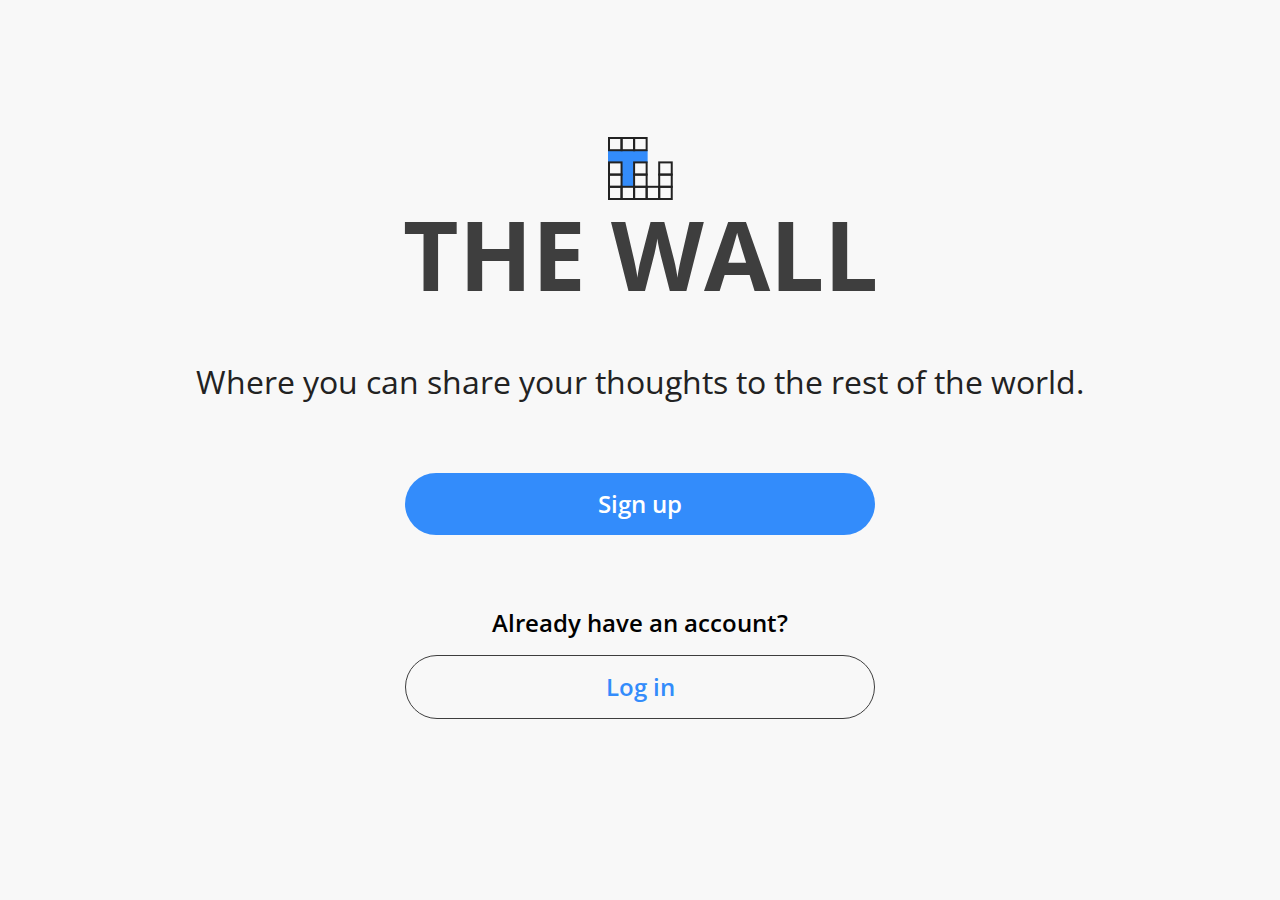
<file: index.html>
<!DOCTYPE html>
<html lang="en">

<head>
    <meta charset="UTF-8">
    <meta http-equiv="X-UA-Compatible" content="IE=edge">
    <meta name="viewport" content="width=device-width, initial-scale=1.0">
    <title>Document</title>
</head>

<body>
    <script>
        document.addEventListener("DOMContentLoaded", () => {
            location.href = "./views/index.html";
        });
    </script>
</body>

</html>
</file>
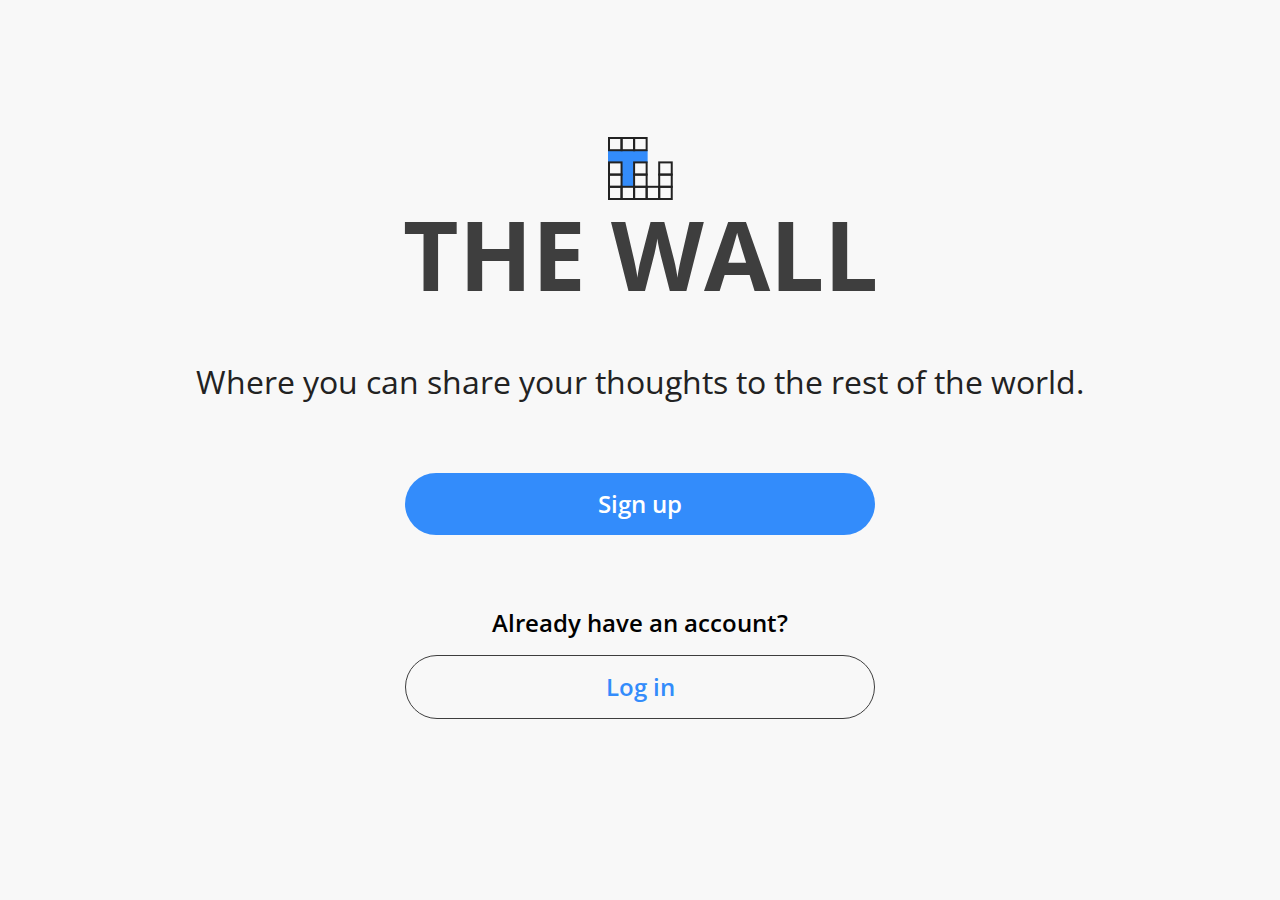
<file: views/index.html>
<!DOCTYPE html>
<html lang="en">
<head>
    <meta charset="UTF-8">
    <meta http-equiv="X-UA-Compatible" content="IE=edge">
    <meta name="viewport" content="width=device-width, initial-scale=1.0">
    <meta name="description" content="The Wall is a fun place to keep up: with what's going on around places, with your friends and acquaintances, with interesting stories, and thoughts of yourself and the community.">
    <meta name="author" content="Harold Nocos">
    <title>The Wall Challenge | Home Page</title>
    <link rel="shortcut icon" href="../assets/img/the_wall.ico" type="image/x-icon">
    <link rel="stylesheet" href="../assets/css/index.css">
    <script src="../assets/js/index.js"></script>
    <script src="../assets/js/constants.js"></script>
</head>
<body>
    <main>
        <!-- Homepage -->
        <div id="homepage">
            <a href="/" id="the_wall_logo"><img src="../assets/img/the_wall.svg" alt="The Wall Logo"></a>
            <h1>THE WALL</h1>
            <h2>Where you can share your thoughts to the rest of the world.</h2>
            <button class="primary_btn_lg" id="show_signup_btn" type="button">Sign up</button>
            <p class="account_text">Already have an account?</p>
            <button class="secondary_btn_lg" id="show_login_btn" type="button">Log in</button>
        </div>

        <!-- Login -->
        <div class="wrapper">
            <form class="form hidden" id="login" method="POST" action="./the_wall.html">
                <a class="close_form_btn" href="../views/index.html">X</a>
                <h1 class="form_title">Sign in to The Wall</h1>
                <div class="form_input_group">
                    <input type="text" id="login_username" class="form_input" name="login_username" placeholder="Username *">
                </div>
                <div class="form_input_group">
                    <input type="password" id="login_password" class="form_input" name="login_password" placeholder="Password *">
                </div>
                <div class="form_message form_message_error"></div>
                <button class="form_btn primary_btn" type="submit">Continue</button>
                
                <div class="form_footer">
                    <p class="account_text">Don't have an account?</p>
                    <a class="form_link secondary_btn" href="#" id="link_create_account">Create account</a>
                </div>
            </form>
        </div>
        
        <!-- Create Account -->
        <div class="wrapper">
            <form class="form hidden" id="create_account" method="POST" action="./the_wall.html">
                <a class="close_form_btn" href="../views/index.html">X</a>
                <h1 class="form_title">Create Account</h1>
                <div class="form_input_group">
                    <input type="text" id="first_name" class="form_input required" name="first_name" placeholder="First Name *" autofocus>
                    <div class="form_input_error_message"></div>
                </div>
                <div class="form_input_group">
                    <input type="text" id="last_name" class="form_input required" name="last_name" placeholder="Last Name *">
                    <div class="form_input_error_message"></div>
                </div>
                <div class="form_message form_message_error"></div>
                <div class="form_input_group">
                    <input type="text" class="form_input required" id="signup_username" placeholder="Username *">
                    <div class="form_input_error_message"></div>
                </div>
                <div class="form_input_group">
                    <input type="password" class="form_input required" id="signup_password" placeholder="Password *">
                    <div class="form_input_error_message"></div>
                </div>
                <div class="form_input_group">
                    <input type="password" class="form_input required" id="signup_confirm_password" placeholder="Confirm Password *">
                    <div class="form_input_error_message"></div>
                </div>
            
                <button id="create_account_btn" class="form_btn primary_btn" type="submit" disabled>Continue</button>
                <p class="account_text">Already have an account?</p>
                <a class="form_link secondary_btn" href="#" id="link_login">Sign in</a>
            </form>
        </div>
    </main>
</body>
</html>
</file>
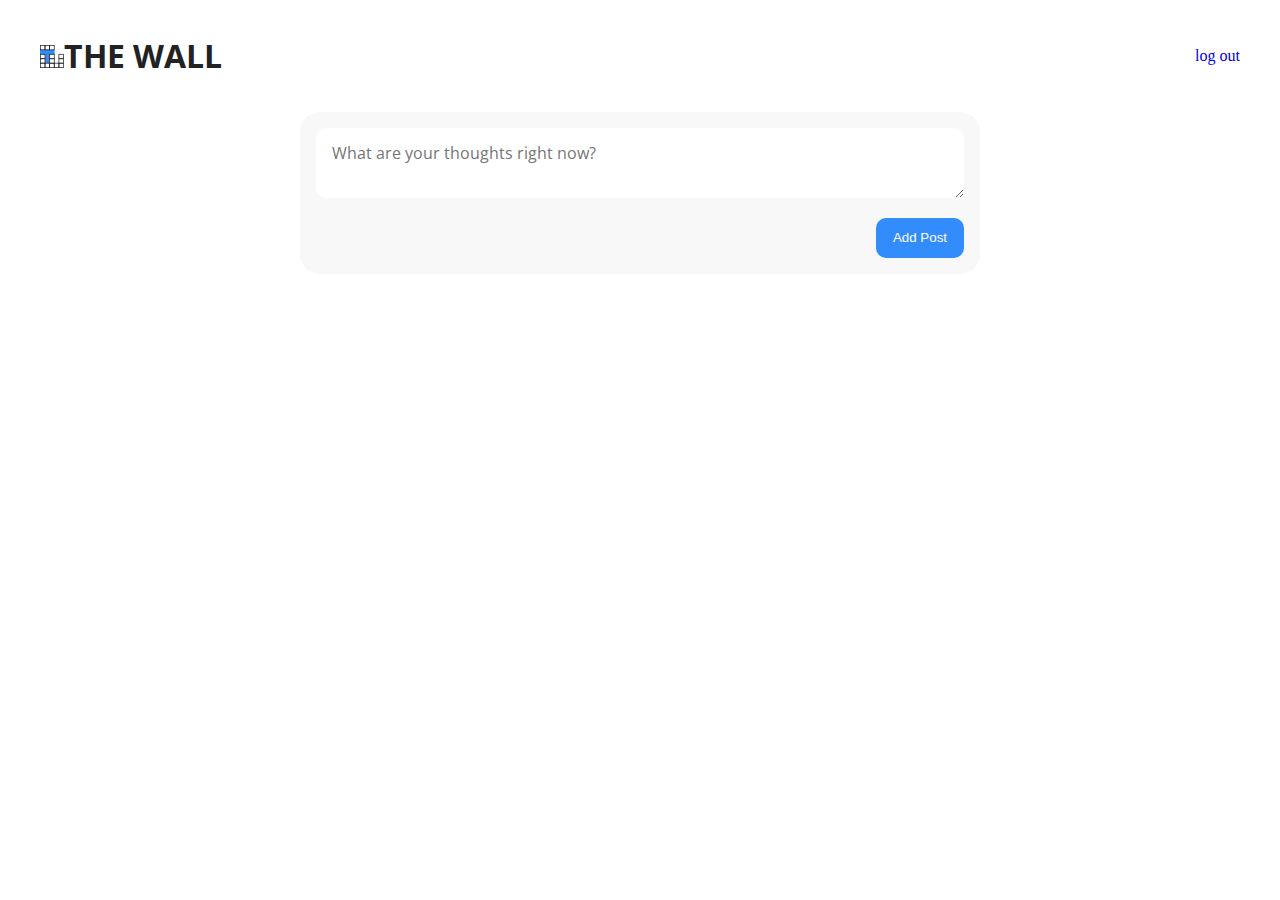
<file: the_wall.html>
<!DOCTYPE html>
<html lang="en">
<head>
    <meta charset="UTF-8">
    <meta http-equiv="X-UA-Compatible" content="IE=edge">
    <meta name="viewport" content="width=device-width, initial-scale=1.0">
    <meta name="description" content="The Wall is a fun place to keep up: with what's going on around places, with your friends and acquaintances, with interesting stories, and thoughts of yourself and the community.">
    <title>The Wall Challenge</title>
    <link rel="shortcut icon" href="./assets/img/the_wall.ico" type="image/x-icon">
    <link rel="stylesheet" href="./assets/css/the_wall.css">
    <script src="./assets/js/the_wall.js"></script>
</head>
<body>
    <nav>
        <a href="/" id="the_wall_logo"><img src="./assets/img/the_wall.svg" alt="The Wall Logo">THE WALL</a>
        <span class="flex_space"></span>
        <span id="profile_name"></span>
        <a id="log_out_btn" href="index.html">log out</a>
    </nav>
    <div class="container">
        <div class="new_post_wrapper">
            <textarea class="new_post" name="new_post" placeholder="What are your thoughts right now?"></textarea>
            <button id="post_btn">Add Post</button>
        </div>
        <div id="all_comments">
            <div class="post_wrapper hidden">
                <h1 class="user_name">Joe Smith</h1>
                <p></p>
                <button class="like_comment">1</button>
                <button class="reply">Write a Comment</button>
                <button class="delete_comment"></button>
                <div class="reply_wrapper hidden">
                    <h1 class="user_name">Joe Smith</h1>
                    <p></p>
                    <button class="like_comment"></button>
                    <button class="reply">Write a Comment</button>
                    <button class="delete_comment"></button>
                </div>
            </div>
            <div class="wrapper hidden">
                <textarea class="reply_comment"></textarea>
                <button class="add_reply">Add</button>
                <button class="cancel_reply">Cancel</button>
            </div>
        </div>
    </div>
</body>
</html>
</file>
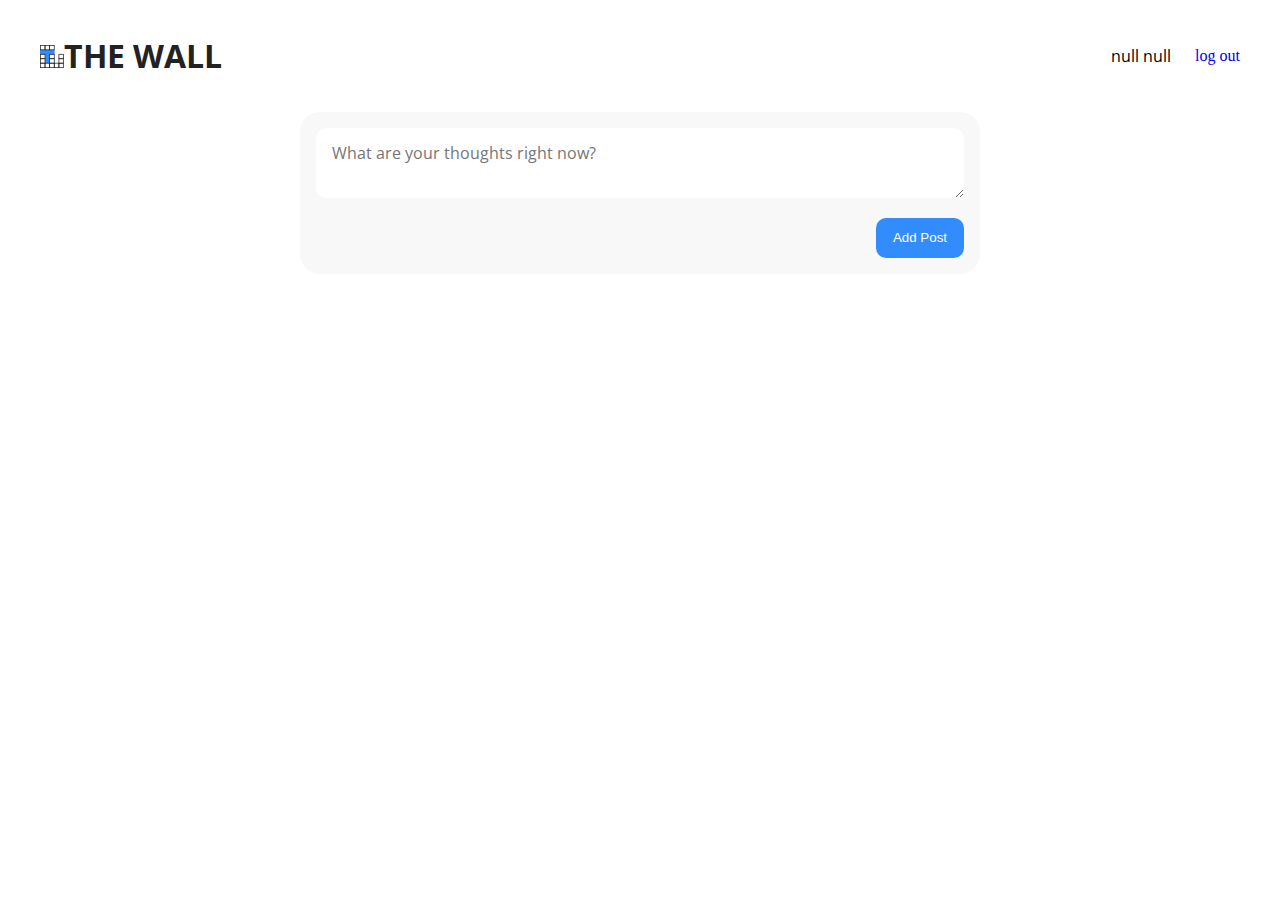
<file: views/the_wall.html>
<!DOCTYPE html>
<html lang="en">
<head>
    <meta charset="UTF-8">
    <meta http-equiv="X-UA-Compatible" content="IE=edge">
    <meta name="viewport" content="width=device-width, initial-scale=1.0">
    <meta name="description" content="The Wall is a fun place to keep up: with what's going on around places, with your friends and acquaintances, with interesting stories, and thoughts of yourself and the community.">
    <meta name="author" content="Harold Nocos">
    <title>The Wall Challenge | Feed Page </title>
    <link rel="shortcut icon" href="../assets/img/the_wall.ico" type="image/x-icon">
    <link rel="stylesheet" href="../assets/css/the_wall.css">
    <script src="../assets/js/the_wall.js"></script>
</head>
<body>
    <nav>
        <a href="index.html" id="the_wall_logo"><img src="../assets/img/the_wall.svg" alt="The Wall Logo">THE WALL</a>
        <span class="flex_space"></span>
        <span id="profile_name"></span>
        <a id="log_out_btn" href="index.html">log out</a>
        <h2 class="hidden" id="date"></h2>
    </nav>
    <div class="container">
        <form class="new_post_wrapper" method="POST" action="./the_wall.html">
            <textarea class="new_post" name="new_post" placeholder="What are your thoughts right now?"></textarea>
            <button type="submit" id="post_btn">Add Post</button>
        </form>
        <div id="all_comments">
            <div class="post_wrapper hidden">
                <h1 class="user_name">Joe Smith</h1>
                <p></p>
                <button class="like_comment"></button>
                <button class="reply">Write a Comment</button>
                <button class="delete_comment"></button>
                <div class="reply_wrapper hidden">
                    <h1 class="user_name">Joe Smith</h1>
                    <p></p>
                    <button class="like_comment"></button>
                    <button class="reply">Write a Comment</button>
                    <button class="delete_comment"></button>
                </div>
            </div>
            <div class="wrapper hidden">
                <textarea class="reply_comment"></textarea>
                <button class="add_reply">Add</button>
                <button class="cancel_reply">Cancel</button>
            </div>
        </div>
    </div>
</body>
</html>
</file>
<file: assets/css/index.css>
* {
  margin: 0;
  padding: 0;
  box-sizing: border-box;
}
@font-face {
  font-family: 'OpenSans-Regular';
  src: url('../fonts/OpenSans-Regular.ttf');
}
@font-face {
  font-family: 'OpenSans-SemiBold';
  src: url('../fonts/OpenSans-SemiBold.ttf');
}
@font-face {
  font-family: 'OpenSans-Bold';
  src: url('../fonts/OpenSans-Bold.ttf');
}
.hidden {
  display: none;
}
body {
  background-color: #3E3E3E;
}
main #homepage {
  background-color: #F8F8F8;
  height: 100vh;
  padding-top: 137px;
  text-align: center;
}
main #homepage #the_wall_logo img {
  margin-bottom: 2px;
}
main #homepage h1 {
  color: #3E3E3E;
  font: 96px/96px 'OpenSans-Bold', tahoma, verdana, arial, sans-serif;
  margin-bottom: 64px;
}
main #homepage h2 {
  color: #222222;
  font: 32px/32px 'OpenSans-Regular', tahoma, verdana, arial, sans-serif;
  margin-bottom: 75px;
}
main #homepage .primary_btn_lg {
  margin-bottom: 76px;
}
.form_input_error {
  border: 1px solid #FF0033 !important;
}
.form_input_error_message,
.form_message_error {
  color: #FF0033;
}
.form_message_error {
  margin-bottom: 12px;
}
.wrapper .form {
  background-color: #FFF;
  border-radius: 40px;
  margin: 80px auto;
  max-width: 600px;
  min-height: 648px;
  padding: 40px 80px;
  position: relative;
}
.wrapper .form .close_form_btn {
  position: absolute;
  right: 40px;
  top: 40px;
}
.wrapper .form .form_title {
  font: 24px/32px 'OpenSans-Bold', tahoma, verdana, arial, sans-serif;
  margin-bottom: 40px;
}
.wrapper .form .form_input {
  border-radius: 20px;
  border: 1px solid #3E3E3E;
  color: #222222;
  font: 16px/24px 'OpenSans-Regular', tahoma, verdana, arial, sans-serif;
  height: 48px;
  margin-bottom: 12px;
  padding: 0 16px;
  width: 100%;
}
.wrapper .form .form_input_error_message {
  margin-bottom: 12px;
}
.form_footer {
  transform: translateY(121px);
}
.primary_btn {
  background-color: #338CFB;
  border-radius: 40px;
  border: none;
  color: #FFF;
  cursor: pointer;
  font: 24px/54px 'OpenSans-SemiBold', tahoma, verdana, arial, sans-serif;
  margin-bottom: 77px;
  min-width: 100%;
  transition: opacity 0.21s ease-in-out;
}
.primary_btn:hover {
  opacity: 0.8;
}
.primary_btn:disabled {
  background-color: #3E3E3E;
}
.primary_btn:disabled:hover {
  cursor: default;
  opacity: 1;
}
.secondary_btn {
  background-color: transparent;
  border-radius: 40px;
  border: 1px solid #3E3E3E;
  color: #338CFB;
  cursor: pointer;
  display: block;
  font: 24px/54px 'OpenSans-Regular', tahoma, verdana, arial, sans-serif;
  min-width: 100%;
  text-align: center;
  text-decoration: none;
  transition: all 0.21s ease-in-out;
}
.secondary_btn:hover {
  background-color: rgba(51, 140, 251, 0.1);
  border: 1px solid #3E3E3E;
}
.primary_btn_lg {
  background-color: #338CFB;
  border-radius: 40px;
  border: none;
  color: #FFF;
  cursor: pointer;
  font: 24px/62px 'OpenSans-SemiBold', tahoma, verdana, arial, sans-serif;
  min-width: 470px;
  transition: opacity 0.21s ease-in-out;
}
.primary_btn_lg:hover {
  opacity: 0.8;
}
.secondary_btn_lg {
  background-color: transparent;
  border-radius: 40px;
  border: 1px solid #3E3E3E;
  color: #338CFB;
  cursor: pointer;
  font: 24px/62px 'OpenSans-SemiBold', tahoma, verdana, arial, sans-serif;
  min-width: 470px;
  transition: all 0.21s ease-in-out;
}
.secondary_btn_lg:hover {
  background-color: rgba(51, 140, 251, 0.1);
  border: 1px solid #3E3E3E;
}
.account_text {
  font: 24px/24px 'OpenSans-SemiBold', tahoma, verdana, arial, sans-serif;
  margin-bottom: 20px;
  text-align: center;
}
.close_form_btn {
  content: url(../img/close_icon.svg);
}
</file>
<file: assets/css/the_wall.css>
* {
  margin: 0;
  padding: 0;
  box-sizing: border-box;
}
@font-face {
  font-family: 'OpenSans-Regular';
  src: url('../fonts/OpenSans-Regular.ttf');
}
@font-face {
  font-family: 'OpenSans-SemiBold';
  src: url('../fonts/OpenSans-SemiBold.ttf');
}
@font-face {
  font-family: 'OpenSans-Bold';
  src: url('../fonts/OpenSans-Bold.ttf');
}
.hidden {
  display: none;
}
body {
  background-color: #3E3E3E;
}
main #homepage {
  background-color: #F8F8F8;
  height: 100vh;
  padding-top: 137px;
  text-align: center;
}
main #homepage #the_wall_logo img {
  margin-bottom: 2px;
}
main #homepage h1 {
  color: #3E3E3E;
  font: 96px/96px 'OpenSans-Bold', tahoma, verdana, arial, sans-serif;
  margin-bottom: 64px;
}
main #homepage h2 {
  color: #222222;
  font: 32px/32px 'OpenSans-Regular', tahoma, verdana, arial, sans-serif;
  margin-bottom: 75px;
}
main #homepage .primary_btn_lg {
  margin-bottom: 76px;
}
.form_input_error {
  border: 1px solid #FF0033 !important;
}
.form_input_error_message,
.form_message_error {
  color: #FF0033;
}
.form_message_error {
  margin-bottom: 12px;
}
.wrapper .form {
  background-color: #FFF;
  border-radius: 40px;
  margin: 80px auto;
  max-width: 600px;
  min-height: 648px;
  padding: 40px 80px;
  position: relative;
}
.wrapper .form .close_form_btn {
  position: absolute;
  right: 40px;
  top: 40px;
}
.wrapper .form .form_title {
  font: 24px/32px 'OpenSans-Bold', tahoma, verdana, arial, sans-serif;
  margin-bottom: 40px;
}
.wrapper .form .form_input {
  border-radius: 20px;
  border: 1px solid #3E3E3E;
  color: #222222;
  font: 16px/24px 'OpenSans-Regular', tahoma, verdana, arial, sans-serif;
  height: 48px;
  margin-bottom: 12px;
  padding: 0 16px;
  width: 100%;
}
.wrapper .form .form_input_error_message {
  margin-bottom: 12px;
}
.form_footer {
  transform: translateY(121px);
}
.primary_btn {
  background-color: #338CFB;
  border-radius: 40px;
  border: none;
  color: #FFF;
  cursor: pointer;
  font: 24px/54px 'OpenSans-SemiBold', tahoma, verdana, arial, sans-serif;
  margin-bottom: 77px;
  min-width: 100%;
  transition: opacity 0.21s ease-in-out;
}
.primary_btn:hover {
  opacity: 0.8;
}
.primary_btn:disabled {
  background-color: #3E3E3E;
}
.primary_btn:disabled:hover {
  cursor: default;
  opacity: 1;
}
.secondary_btn {
  background-color: transparent;
  border-radius: 40px;
  border: 1px solid #3E3E3E;
  color: #338CFB;
  cursor: pointer;
  display: block;
  font: 24px/54px 'OpenSans-Regular', tahoma, verdana, arial, sans-serif;
  min-width: 100%;
  text-align: center;
  text-decoration: none;
  transition: all 0.21s ease-in-out;
}
.secondary_btn:hover {
  background-color: rgba(51, 140, 251, 0.1);
  border: 1px solid #3E3E3E;
}
.primary_btn_lg {
  background-color: #338CFB;
  border-radius: 40px;
  border: none;
  color: #FFF;
  cursor: pointer;
  font: 24px/62px 'OpenSans-SemiBold', tahoma, verdana, arial, sans-serif;
  min-width: 470px;
  transition: opacity 0.21s ease-in-out;
}
.primary_btn_lg:hover {
  opacity: 0.8;
}
.secondary_btn_lg {
  background-color: transparent;
  border-radius: 40px;
  border: 1px solid #3E3E3E;
  color: #338CFB;
  cursor: pointer;
  font: 24px/62px 'OpenSans-SemiBold', tahoma, verdana, arial, sans-serif;
  min-width: 470px;
  transition: all 0.21s ease-in-out;
}
.secondary_btn_lg:hover {
  background-color: rgba(51, 140, 251, 0.1);
  border: 1px solid #3E3E3E;
}
.account_text {
  font: 24px/24px 'OpenSans-SemiBold', tahoma, verdana, arial, sans-serif;
  margin-bottom: 20px;
  text-align: center;
}
.close_form_btn {
  content: url(../img/close_icon.svg);
}
body {
  background-color: #FFF;
}
nav {
  align-items: center;
  column-gap: 24px;
  display: flex;
  justify-content: space-between;
  padding: 40px;
}
nav #the_wall_logo {
  color: #222222;
  font: 32px/32px 'OpenSans-Bold', tahoma, verdana, arial, sans-serif;
}
nav #the_wall_logo img {
  width: 24px;
}
nav .flex_space {
  flex: 1;
}
nav #profile_name {
  font: 16px/32px 'OpenSans-Regular', tahoma, verdana, arial, sans-serif;
}
nav a {
  text-decoration: none;
}
.container {
  margin: 0 auto;
  max-width: 712px;
  padding: 0 16px;
}
.new_post_wrapper {
  background-color: #F8F8F8;
  border-radius: 20px;
  display: block;
  margin-bottom: 16px;
  min-height: 131px;
  padding: 16px;
}
.new_post_wrapper .new_post {
  border-radius: 10px;
  border-right: 4px solid transparent;
  border: none;
  color: #222222;
  font: 16px/19px 'OpenSans-Regular', tahoma, verdana, arial, sans-serif;
  margin-bottom: 16px;
  max-height: 160px;
  max-width: 648px;
  min-height: 43px;
  min-width: 648px;
  padding: 16px;
  width: 100%;
}
.new_post_wrapper #post_btn {
  background-color: #338CFB;
  border-radius: 10px;
  border: none;
  color: #FFF;
  cursor: pointer;
  display: block;
  margin: 0 0 0 auto;
  min-height: 40px;
  min-width: 88px;
  transition: all 0.21s ease-in-out;
}
.new_post_wrapper #post_btn:hover {
  opacity: 0.8;
}
#all_comments .post_wrapper {
  background-color: #F8F8F8;
  border-radius: 20px;
  display: block;
  margin-bottom: 16px;
  min-height: 131px;
  padding: 16px;
  position: relative;
}
#all_comments .post_wrapper.hidden {
  display: none;
}
#all_comments .post_wrapper .user_name {
  font: 16px/19px 'OpenSans-SemiBold', tahoma, verdana, arial, sans-serif;
  margin-bottom: 8px ;
}
#all_comments .post_wrapper p {
  background-color: #FFF;
  border-radius: 10px;
  font: 16px/19px 'OpenSans-Regular', tahoma, verdana, arial, sans-serif;
  margin-bottom: 8px;
  padding: 16px;
}
#all_comments .post_wrapper .reply_wrapper {
  border-radius: 10px;
  list-style-type: none;
  padding: 0 0 24px;
}
#all_comments .post_wrapper .reply_wrapper:nth-child(7) {
  margin-top: 16px;
}
#all_comments .post_wrapper .wrapper {
  margin-bottom: 16px;
}
#all_comments .post_wrapper .wrapper .add_reply_comment {
  border-radius: 10px;
  border-right: 4px solid transparent;
  border: none;
  color: #222222;
  font: 16px/19px 'OpenSans-Regular', tahoma, verdana, arial, sans-serif;
  margin: 16px 0 16px 16px;
  max-height: 160px;
  max-width: 616px;
  min-height: 43px;
  min-width: 616px;
  padding: 16px;
}
#all_comments .post_wrapper .wrapper .add_reply {
  margin: 0 0 0 16px;
}
#all_comments .post_wrapper .wrapper .cancel_reply {
  margin: 0 0 0 8px;
}
button {
  background-color: #338CFB;
  border-radius: 10px;
  border: none;
  color: #FFF;
  cursor: pointer;
  line-height: 32px;
  margin-right: 8px;
  padding: 0 8px;
  transition: all 0.21s ease-in-out;
}
button:hover {
  opacity: 0.8;
}
button.delete_comment {
  align-items: center;
  background-color: #FE1846;
  display: inline-flex;
  float: right;
  margin-right: 0;
}
button.delete_comment::after {
  content: url(../img/delete.svg);
  transform: translateY(4px);
}
button.like_comment {
  align-items: center;
  column-gap: 4px;
  display: inline-flex;
  font: 16px/19px 'OpenSans-Regular', tahoma, verdana, arial, sans-serif;
  padding: 3px 8px;
}
button.like_comment::after {
  content: url(../img/thumbs_up.svg);
  display: inline-block;
  height: 24px;
  width: 24px;
}
button.reply {
  font: 16px/19px 'OpenSans-Regular', tahoma, verdana, arial, sans-serif;
  line-height: 24px;
  transform: translateY(-2px);
}
button.cancel_reply {
  background-color: transparent;
  border: 1px solid #338CFB;
  color: #338CFB;
}
button.cancel_reply:hover {
  background-color: rgba(51, 140, 251, 0.1);
  border: 1px solid #3E3E3E;
  color: #3E3E3E;
}
body::-webkit-scrollbar,
textarea::-webkit-scrollbar {
  width: 8px;
}
body::-webkit-scrollbar-thumb,
textarea::-webkit-scrollbar-thumb {
  background-color: rgba(62, 62, 62, 0.2);
  border-radius: 8px;
}
body::-webkit-scrollbar-track,
textarea::-webkit-scrollbar-track {
  background-color: transparent;
  border-radius: 8px;
  width: 16px;
}
</file>
